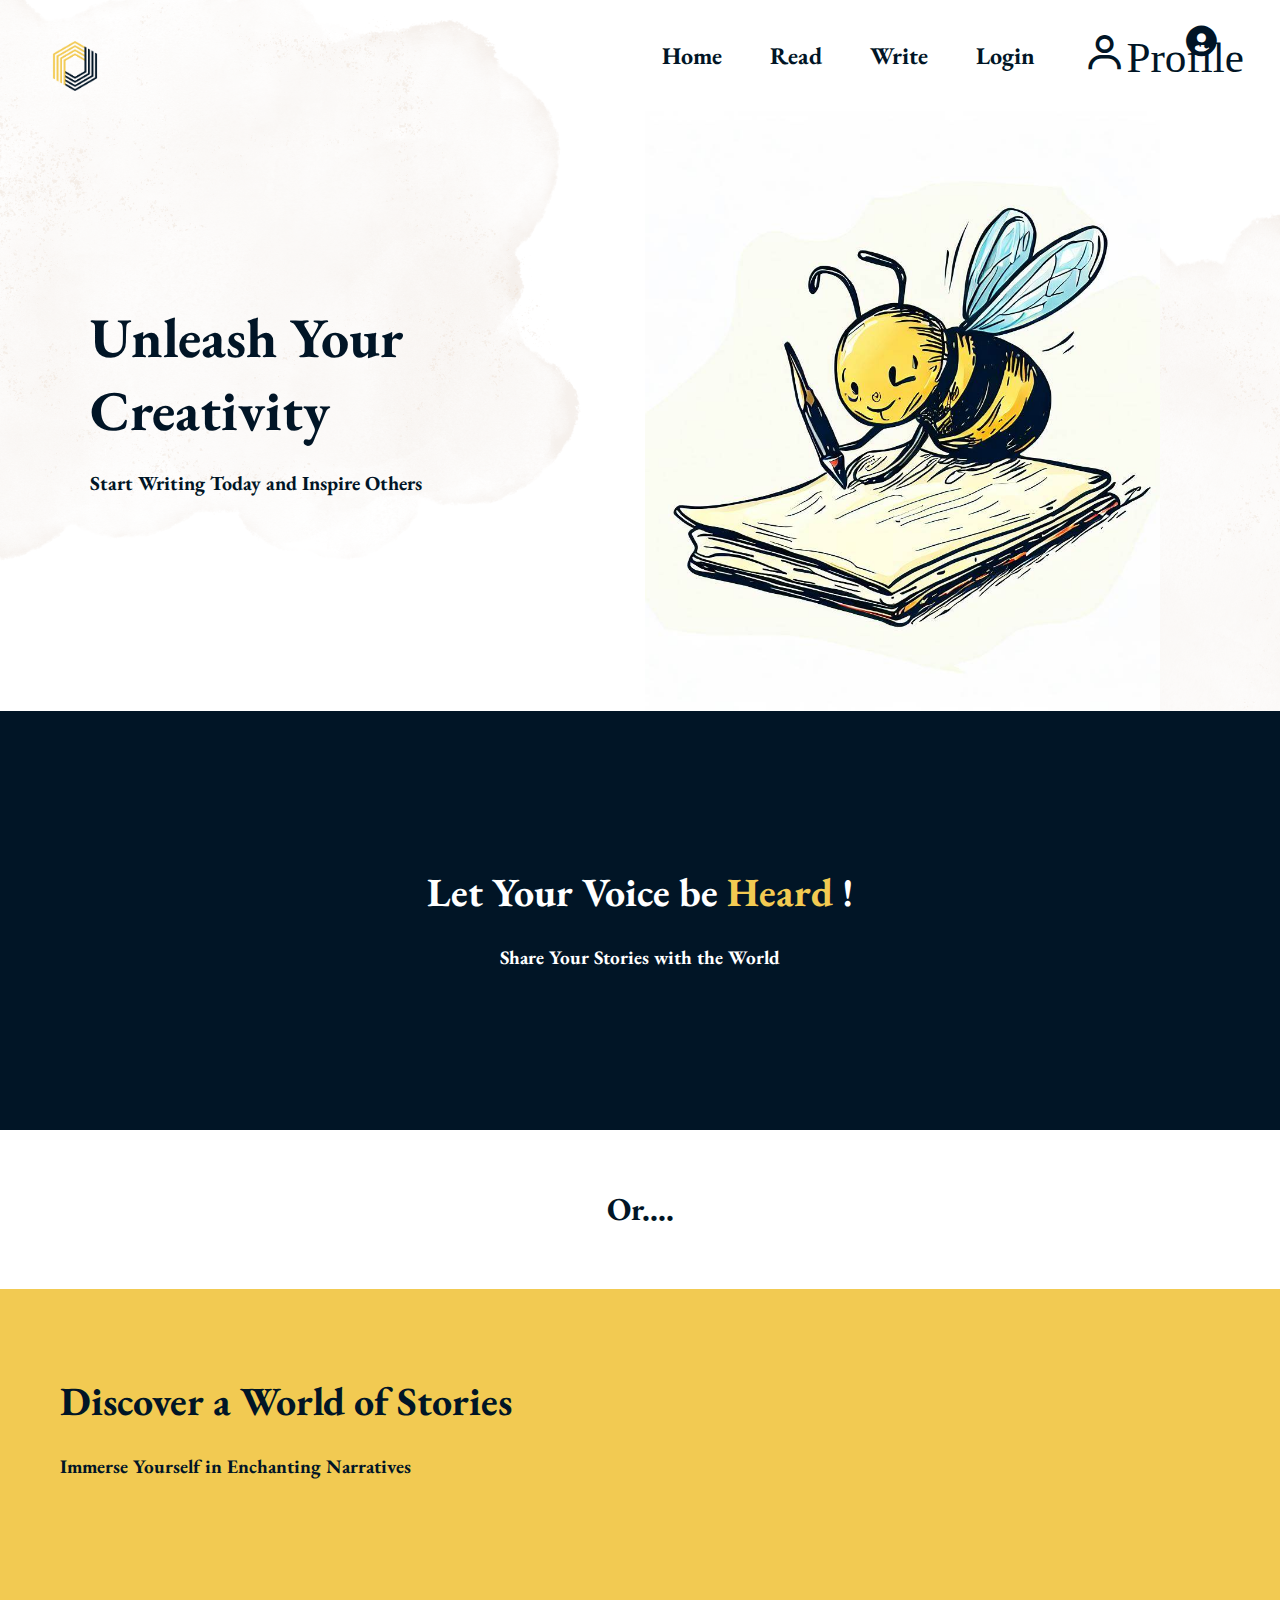
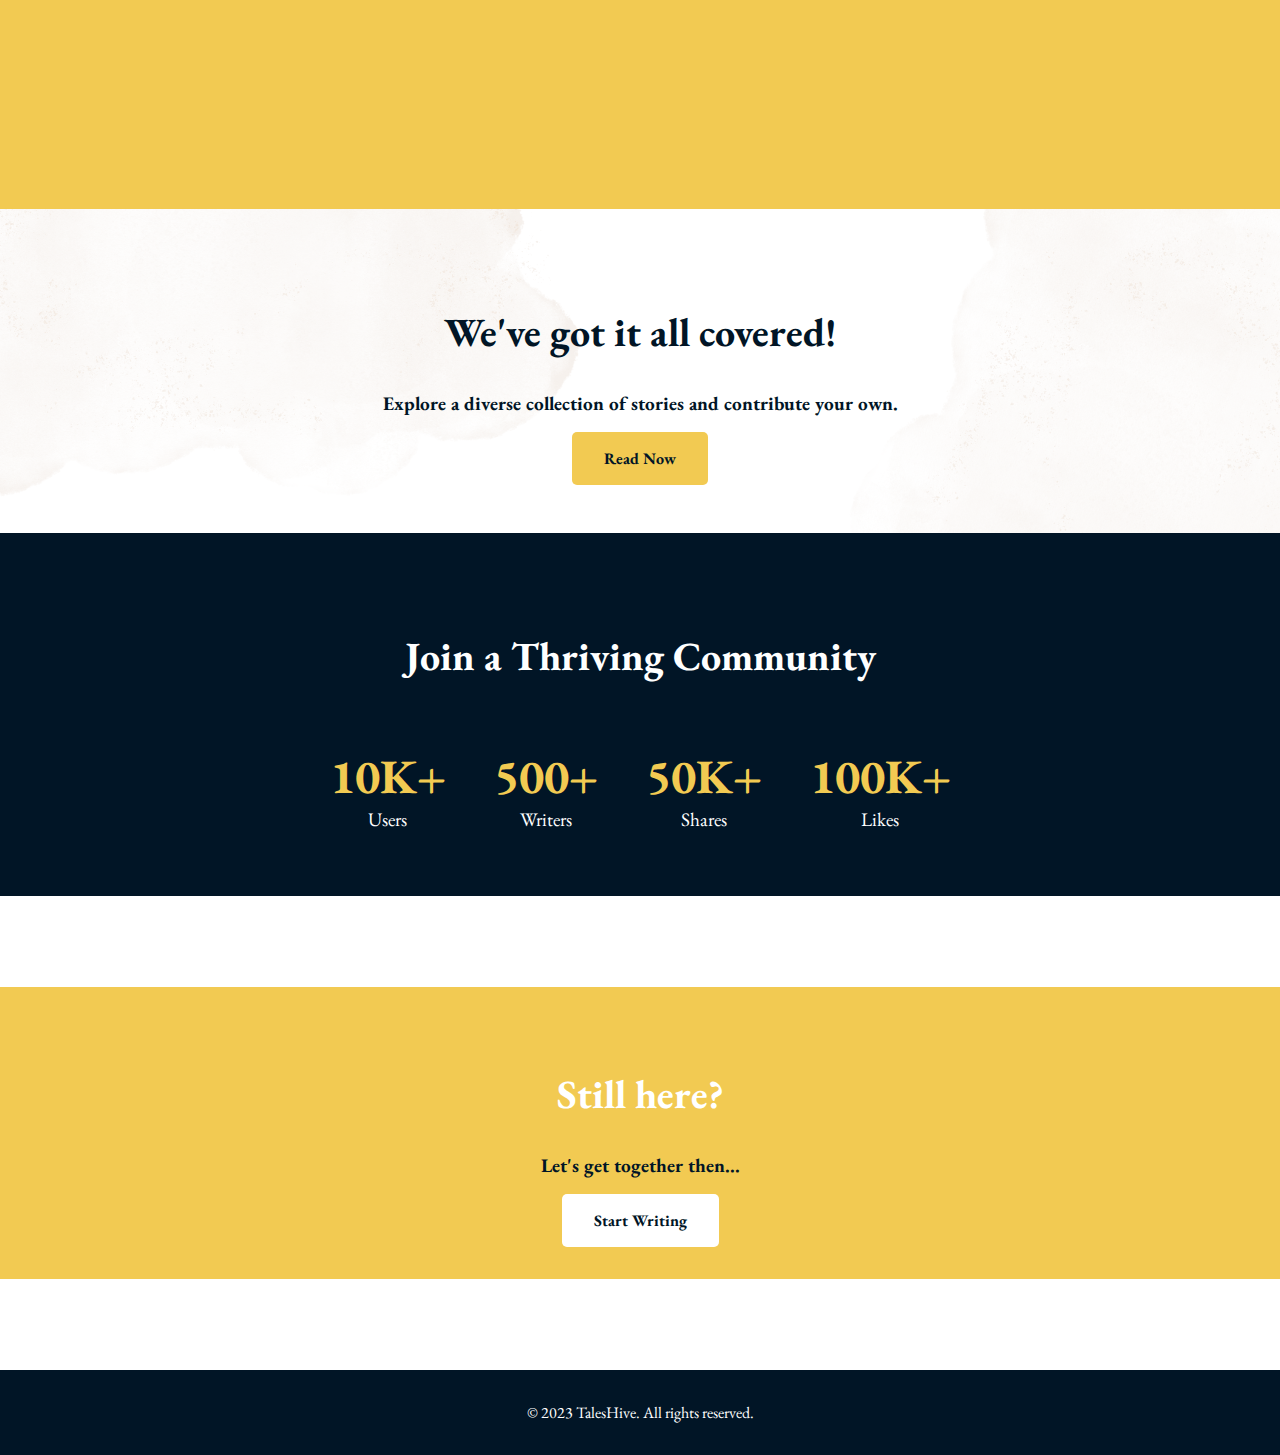
<file: home.html>
<!DOCTYPE html>
<html lang="en">

<head>
  <meta charset="UTF-8">
  <meta name="viewport" content="width=device-width, initial-scale=1.0">
  <title>TalesHive</title>
  <link rel="stylesheet" href="login.css">
  <link rel="stylesheet" href="profile.css">
  <link rel="stylesheet" href="home.css">

  <link rel="preconnect" href="https://fonts.googleapis.com">
  <link rel="preconnect" href="https://fonts.gstatic.com" crossorigin>
  <link href="https://fonts.googleapis.com/css2?family=EB+Garamond:wght@400;500&display=swap" rel="stylesheet">

  <link rel="stylesheet" href="https://unpkg.com/boxicons@latest/css/boxicons.min.css">
  <link rel="stylesheet" href="https://unpkg.com/boxicons@latest/css/boxicons.min.css">



</head>

<body>
  <!-- Navigation Bar -->
  <nav>
    <div class="logo">
      <img src="Taleshive.png" alt="TalesHive Logo">
    </div>
    <ul class="nav-links">
      <li><a href="#home">Home</a></li>
      <li><a href="category.html">Read</a></li>
      <li><a href="draft.html">Write</a></li>
      <li><a class="loginpopup" href="#">Login</a></li>
      <li><a class="icon-close" href="#"><i class='bx bx-user'>Profile</i></a></li>
      <!-- <span ><i class='bx bx-x'></i></span> -->

    </ul>
  </nav>

  <div class="alert"></div>
<!-- 
    <button class="loginpopup">Login</button>
    <button><a href="category.html">READ</a></button> -->

    <div class="wrapper">
        <span class="icon-close"><i class='bx bx-x'></i></i></span>
        <div class="form-box login">
            <h2>Login</h2>
            <form method="POST" action='login.php'>
                <div class="inputbox">
                    <span class="icon"><i class='bx bxs-envelope'></i></span>
                    <input type="email" name='email' required>
                    <label>Email</label>
                </div>
                <div class="inputbox">
                    <span class="icon"><i class='bx bxs-lock-alt'></i></span>
                    <input type="password" name='password' required>
                    <label>Password</label>
                </div>
                <!-- <div class="remember-forget">
                    <label><input type="checkbox">Remember me</label>
                    <a href="#">Forget Password?</a>
                </div> -->
                <input type="submit" class="btn" value=Login name="login">
                <div class="login-register">
                    <p>Don't have an account?&nbsp;<a href="#" class="register-link">Register</a></p>
                </div>
            </form>
        </div>

        <div class="form-box register">
            <h2>Registration</h2>
            <form method="POST" action='register.php'>
                <div class="inputbox">
                    <span class="icon"><i class='bx bxs-user'></i></i></span>
                    <input type="text" name='username' required>
                    <label>Username</label>
                </div>
                <div class="inputbox">
                    <span class="icon"><i class='bx bxs-envelope'></i></span>
                    <input type="email" name='email' required>
                    <label>Email</label>
                </div>
                <div class="inputbox">
                    <span class="icon"><i class='bx bxs-lock-alt'></i></span>
                    <input type="password" name='password' required>
                    <label>Password</label>
                </div>
                <div class="remember-forget">
                    <label><input type="checkbox" required>I agree to the terms & conditions</label>
                </div>
                <input type="submit" class="btn" value=Register>
                <div class="login-register">
                    <p>Already have an account?&nbsp;<a href="#" class="login-link">Login</a></p>
                </div>
            </form>
        </div>
    </div>

    <div class="profile">
        <span class="profile-icon"><i class='bx bxs-user-circle'></i></span>
        <!-- <a href="#" class="profile-icon"><i class='bx bxs-user-circle'></i></a> -->

        <div class="profile-popup">
            <!-- <span class="username"></span> -->
            <div class="username-bar">
                <div class="user-initial-icon"></div>
                <h3 class="username"></h3>
            </div>
            <div class="profile-options">
                <div class="option">
                    <span class="icon"><i class='bx bxs-user-account' ></i></span>
                    <a href="viewprofile.html" onclick="location.href=this.href+'?userid='+useridParam;return false;">View profile</a>
                </div>
                <div class="option">
                    <span class="icon"><i class='bx bxs-briefcase' ></i></span>
                    <a href="draft.html" onclick="location.href=this.href+'?userid='+useridParam;return false;">Your Workspace</a>
                </div class="option">
                <div class="option">
                    <span class="icon"><i class='bx bxs-log-out' ></i></span>
                    <a href="#">Logout</a>
                </div>
            </div>
        </div>
    </div>

  <section class="home-container">
    <div class="home-content">
      <h1>Unleash Your Creativity</h1>
      <p>Start Writing Today and Inspire Others</p>
    </div>
    <div class="bee"></div>
  </section>

  <!-- Hero Section -->
  <section id="hero">
    <div class="hero-content">
      <h1>Let Your Voice be<span class="highlight"> Heard </span>!</h1>
      <p>Share Your Stories with the World</p>
    </div>
  </section>

  <!-- Listening Section -->
  <section id="listening">
    <div class="listening-content">
      <h2>Or....</h2>
    </div>
  </section>

  <section class="Read_stories">
    <div class="read_div">
      <h1>Discover a World of Stories</h1>
      <p>Immerse Yourself in Enchanting Narratives</p>
    </div>
    <div class="Oldbook"></div>
  </section>

  <!-- All Covered Section -->
  <section id="all-covered">
    <div class="all-covered-content">
      <h2>We've got it all covered!</h2>
      <p>Explore a diverse collection of stories and contribute your own.</p>
      <a href="#top-stories" class="read-now-button">Read Now</a>
    </div>
  </section>

  <!-- Numbers Section -->
  <section id="numbers">
    <h2>Join a Thriving Community</h2>
    <div class="numbers-content">

      <div class="number-box">
        <span class="number">10K+</span>
        <span class="number-label">Users</span>
      </div>
      <div class="number-box">
        <span class="number">500+</span>
        <span class="number-label">Writers</span>
      </div>
      <div class="number-box">
        <span class="number">50K+</span>
        <span class="number-label">Shares</span>
      </div>
      <div class="number-box">
        <span class="number">100K+</span>
        <span class="number-label">Likes</span>
      </div>
    </div>
  </section>

  <section id="listening">
    <div class="listening-content">
      <h2></h2>
    </div>
  </section>

  <!-- Call-to-Action Section -->
  <section id="cta">
    <div class="cta-content">
      <h2>Still here?</h2>
      <p>Let's get together then...</p>
      <a href="#write" class="start-writing-button">Start Writing</a>
    </div>
  </section>

  <section id="listening">
    <div class="listening-content">
      <h2></h2>
    </div>
  </section>

  <!-- Footer Section -->
  <footer>
    <p>&copy; 2023 TalesHive. All rights reserved.</p>
  </footer>

    <script src="login.js"></script>

    <!-- Adding userid in profile and workspace href link -->
    <script type="text/javascript">
        var useridParam = urlParams.get("userid");
    </script>
</body>

</html>
</file>
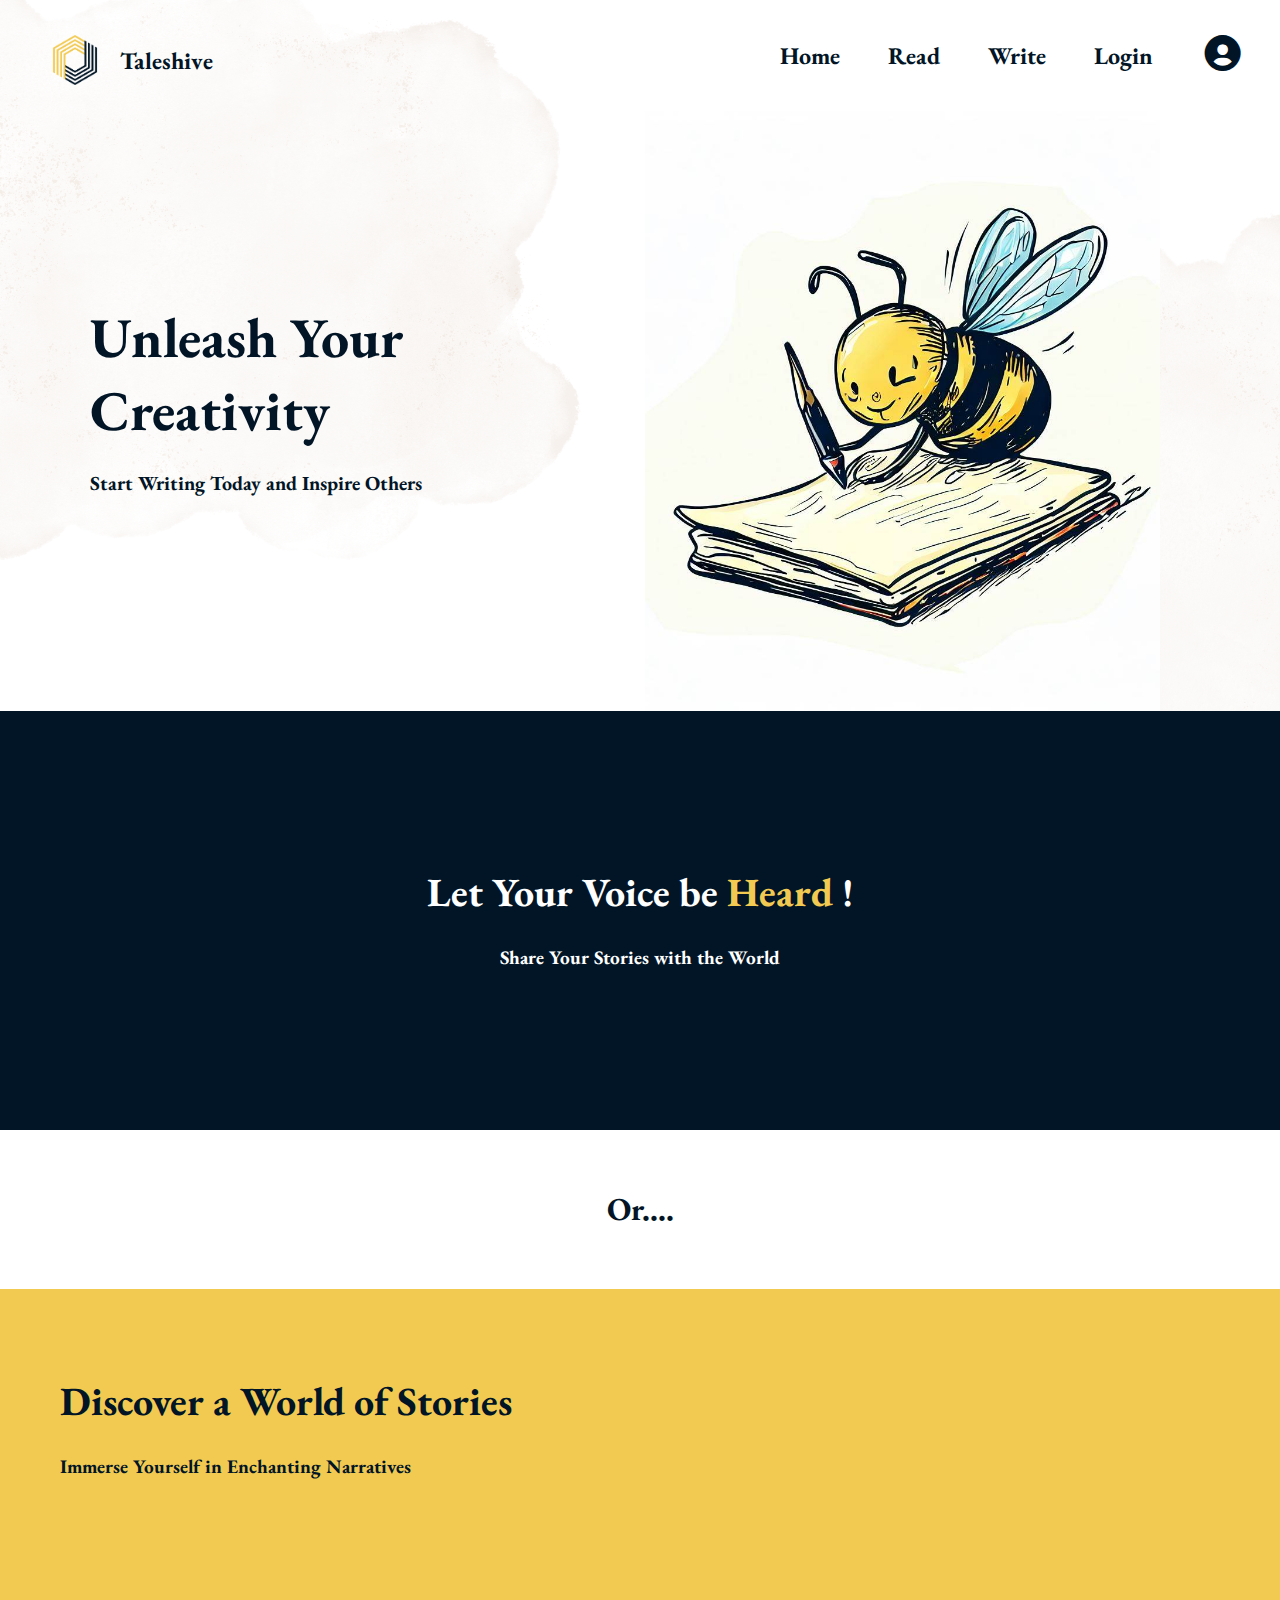
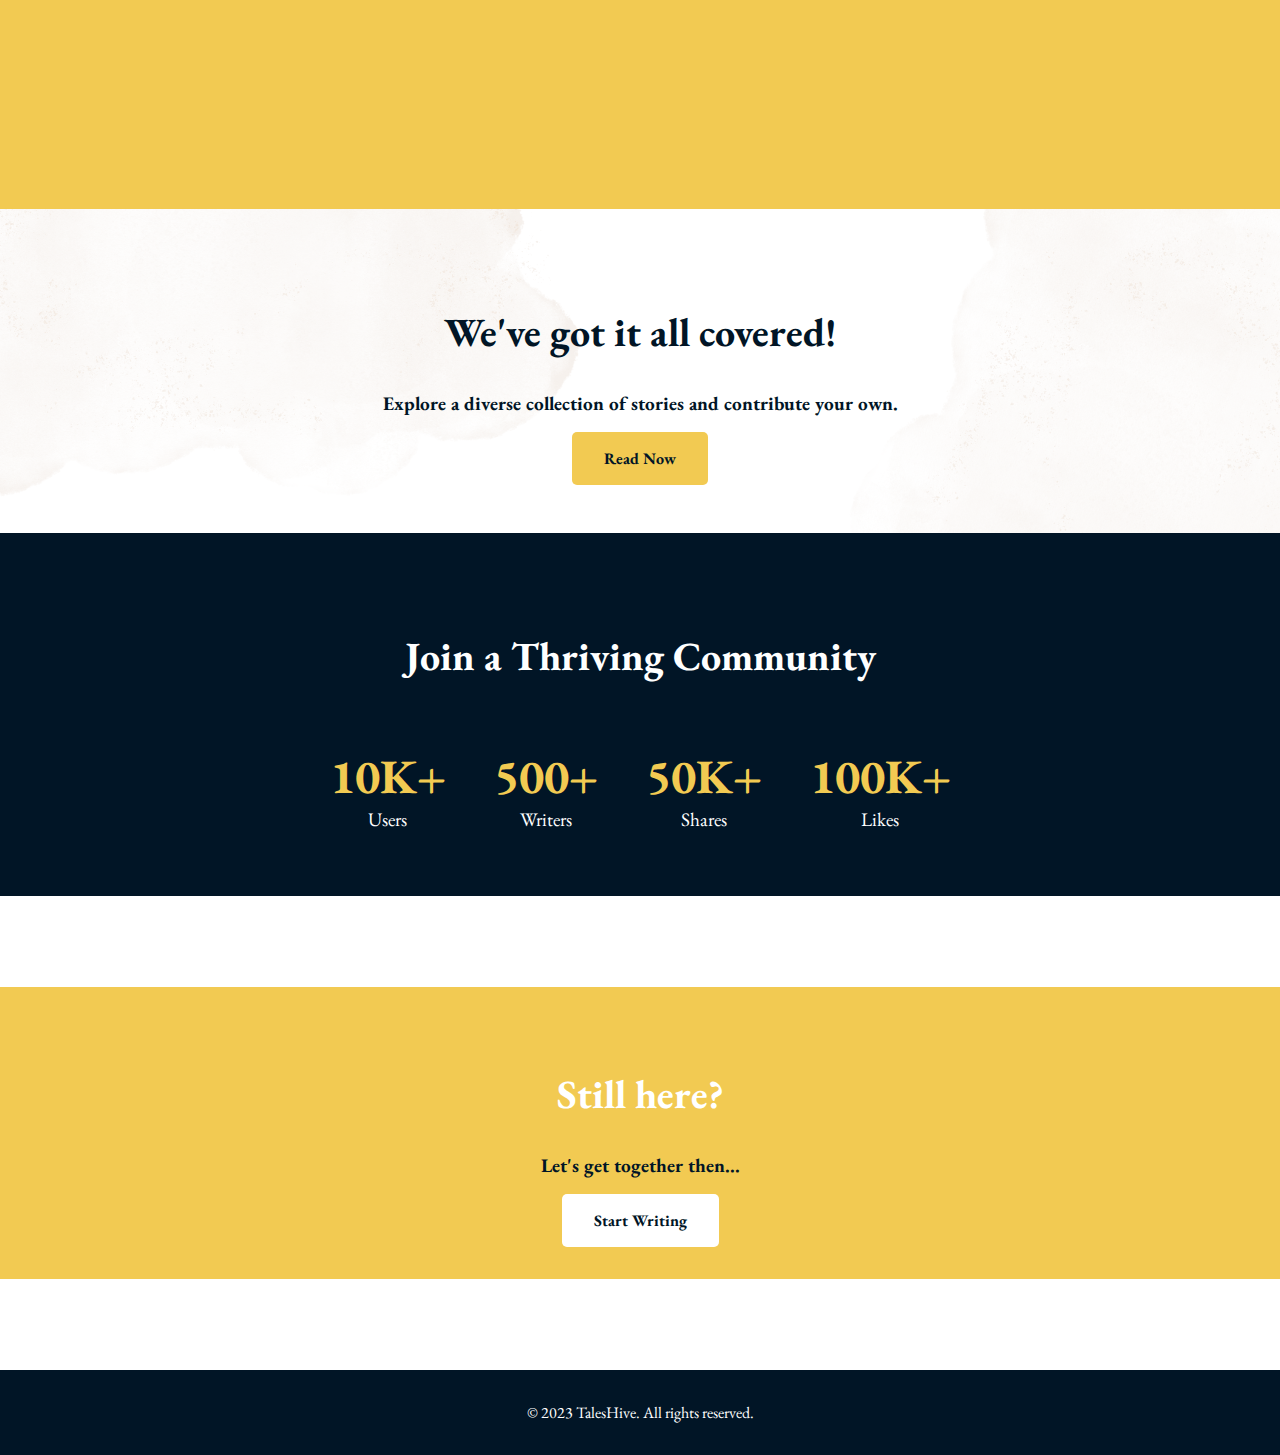
<file: login.html>
<!DOCTYPE html>
<html lang="en">

<head>
    <meta charset="UTF-8">
    <meta name="viewport" content="width=device-width, initial-scale=1.0">
    <title>TalesHive</title>

    <link rel="stylesheet" href="login.css">
    <link rel="stylesheet" href="profile.css">
    <link rel="stylesheet" href="home.css">


    <link rel="preconnect" href="https://fonts.googleapis.com">
    <link rel="preconnect" href="https://fonts.gstatic.com" crossorigin>
    <link href="https://fonts.googleapis.com/css2?family=EB+Garamond:wght@400;500&display=swap" rel="stylesheet">

    <link rel="stylesheet" href="https://unpkg.com/boxicons@latest/css/boxicons.min.css">

</head>

<body>
    <!-- Navigation Bar -->
    <nav>
        <div class="logo">
            <img src="images/Taleshive.png" alt="TalesHive Logo">
            <h2>Taleshive</h2>
        </div>
        <ul class="nav-links">
            <li><a href="#home">Home</a></li>
            <li><a href="category.html">Read</a></li>
            <li><a class="write-login" href="#">Write</a></li>
            <li><a class="loginpopup" href="#">Login</a></li>
            <li><a class="profile-icon" href="#"><i class='bx bxs-user-circle'></i></a></li>
            <!-- <span ><i class='bx bx-x'></i></span> -->

        </ul>
    </nav>
    <div class="alert"></div>
<!-- 
    <button class="loginpopup">Login</button>
    <button><a href="category.html">READ</a></button> -->

    <div class="wrapper">
        <span class="icon-close"><i class='bx bx-x'></i></i></span>
        <div class="form-box login">
            <h2>Login</h2>
            <form method="POST" action='login.php'>
                <div class="inputbox">
                    <span class="icon"><i class='bx bxs-envelope'></i></span>
                    <input type="email" name='email' required>
                    <label>Email</label>
                </div>
                <div class="inputbox">
                    <span class="icon"><i class='bx bxs-lock-alt'></i></span>
                    <input type="password" name='password' required>
                    <label>Password</label>
                </div>
                <!-- <div class="remember-forget">
                    <label><input type="checkbox">Remember me</label>
                    <a href="#">Forget Password?</a>
                </div> -->
                <input type="submit" class="btn" value=Login name="login">
                <div class="login-register">
                    <p>Don't have an account?&nbsp;<a href="#" class="register-link">Register</a></p>
                </div>
            </form>
        </div>

        <div class="form-box register">
            <h2>Registration</h2>
            <form method="POST" action='register.php'>
                <div class="inputbox">
                    <span class="icon"><i class='bx bxs-user'></i></i></span>
                    <input type="text" name='username' required>
                    <label>Username</label>
                </div>
                <div class="inputbox">
                    <span class="icon"><i class='bx bxs-envelope'></i></span>
                    <input type="email" name='email' required>
                    <label>Email</label>
                </div>
                <div class="inputbox">
                    <span class="icon"><i class='bx bxs-lock-alt'></i></span>
                    <input type="password" name='password' required>
                    <label>Password</label>
                </div>
                <div class="remember-forget">
                    <label><input type="checkbox" required>I agree to the terms & conditions</label>
                </div>
                <input type="submit" class="btn" value=Register>
                <div class="login-register">
                    <p>Already have an account?&nbsp;<a href="#" class="login-link">Login</a></p>
                </div>
            </form>
        </div>
    </div>

    <div class="profile">
        <!-- <span class="profile-icon"><i class='bx bxs-user-circle'></i></span> -->
        <!-- <a href="#" class="profile-icon"><i class='bx bxs-user-circle'></i></a> -->

        <div class="profile-popup">
            <!-- <span class="username"></span> -->
            <div class="username-bar">
                <div class="user-initial-icon"></div>
                <h3 class="username"></h3>
            </div>
            <div class="profile-options">
                <div class="option">
                    <span class="icon"><i class='bx bxs-user-account'></i></span>
                    <a class="button-profile" href="viewprofile.html" onclick="location.href=this.href+'?userid='+useridParam;return false;">View profile</a>
                </div>
                <div class="option">
                    <span class="icon"><i class='bx bxs-briefcase'></i></span>
                    <a href="draft.html" onclick="location.href=this.href+'?userid='+useridParam;return false;">Your
                        Workspace</a>
                </div class="option">
                <div class="option">
                    <span class="icon"><i class='bx bxs-log-out'></i></span>
                    <a href="#">Logout</a>
                </div>
            </div>
        </div>
    </div>

    <section class="home-container">
        <div class="home-content">
            <h1>Unleash Your Creativity</h1>
            <p>Start Writing Today and Inspire Others</p>
        </div>
        <div class="bee"></div>
    </section>

    <!-- Hero Section -->
    <section id="hero">
        <div class="hero-content">
            <h1>Let Your Voice be<span class="highlight"> Heard </span>!</h1>
            <p>Share Your Stories with the World</p>
        </div>
    </section>

    <!-- Listening Section -->
    <section id="listening">
        <div class="listening-content">
            <h2>Or....</h2>
        </div>
    </section>

    <section class="Read_stories">
        <div class="read_div">
            <h1>Discover a World of Stories</h1>
            <p>Immerse Yourself in Enchanting Narratives</p>
        </div>
        <div class="Oldbook"></div>
    </section>

    <!-- All Covered Section -->
    <section id="all-covered">
        <div class="all-covered-content">
            <h2>We've got it all covered!</h2>
            <p>Explore a diverse collection of stories and contribute your own.</p>
            <a href="category.html" class="read-now-button">Read Now</a>
        </div>
    </section>

    <!-- Numbers Section -->
    <section id="numbers">
        <h2>Join a Thriving Community</h2>
        <div class="numbers-content">

            <div class="number-box">
                <span class="number">10K+</span>
                <span class="number-label">Users</span>
            </div>
            <div class="number-box">
                <span class="number">500+</span>
                <span class="number-label">Writers</span>
            </div>
            <div class="number-box">
                <span class="number">50K+</span>
                <span class="number-label">Shares</span>
            </div>
            <div class="number-box">
                <span class="number">100K+</span>
                <span class="number-label">Likes</span>
            </div>
        </div>
    </section>

    <section id="listening">
        <div class="listening-content">
            <h2></h2>
        </div>
    </section>

    <!-- Call-to-Action Section -->
    <section id="cta">
        <div class="cta-content">
            <h2>Still here?</h2>
            <p>Let's get together then...</p>
            <a class="write-login start-writing-button">Start Writing</a>
        </div>
    </section>

    <section id="listening">
        <div class="listening-content">
            <h2></h2>
        </div>
    </section>

    <!-- Footer Section -->
    <footer>
        <p>&copy; 2023 TalesHive. All rights reserved.</p>
    </footer>

    <script src="login.js"></script>
    <script src="viewprofile.js"></script>

    <!-- Adding userid in profile and workspace href link -->
    <script type="text/javascript">
        var useridParam = urlParams.get("userid");
    </script>

</body>

</html>
</file>
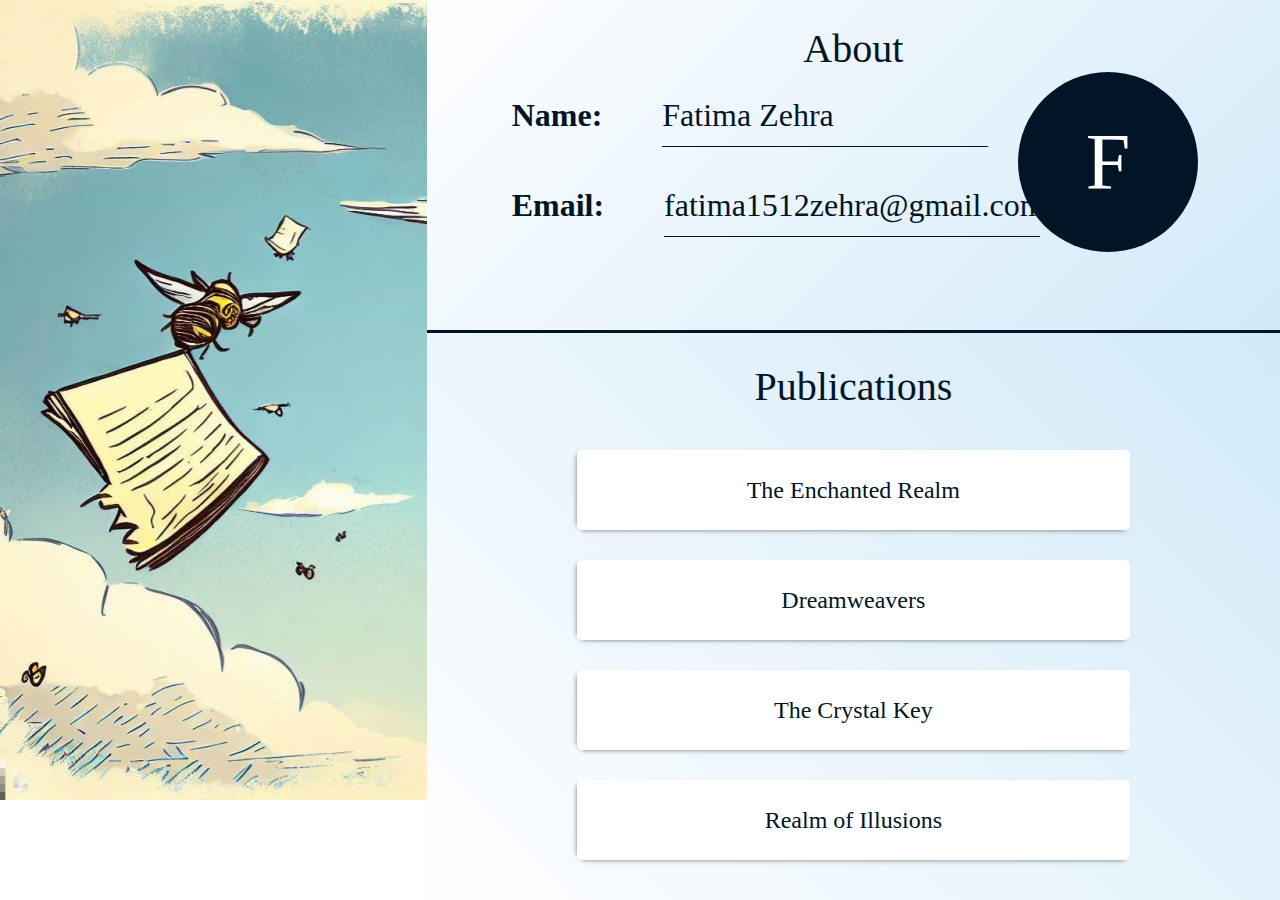
<file: viewprofile.html>
<!DOCTYPE html>
<html lang="en">
<head>
    <meta charset="UTF-8">
    <meta name="viewport" content="width=device-width, initial-scale=1.0">
    <title>TalesHive</title>

    <link rel="stylesheet" href="viewprofile.css">

    <link rel="preconnect" href="https://fonts.googleapis.com">
    <link rel="preconnect" href="https://fonts.gstatic.com" crossorigin>
    <link href="https://fonts.googleapis.com/css2?family=EB+Garamond:wght@400;500&display=swap" rel="stylesheet">

    <link rel="stylesheet" href="https://unpkg.com/boxicons@latest/css/boxicons.min.css">
</head>
<body>
    <div class="profile-view">
        <div class="picture"></div>
        <div class="about-info">
            <div class="heading">About</div>
            <div class="inner-box">
                <div class="box1 info">
                    <h2>Name:</h2>
                    <p>Fatima Zehra</p> 
                </div>
                <div class="circle">F</div>
                <div class="box2 info">
                    <h2>Email:</h2>
                    <p>fatima1512zehra@gmail.com</p> 
                </div>
            </div>
        </div>
        <div class="publications">
            <div class="heading">Publications</div>
            <div class="pub-stories">
                <div class="story">The Enchanted Realm</div>
                <div class="story">Dreamweavers</div>
                <div class="story">The Crystal Key</div>
                <div class="story">Realm of Illusions</div>
            </div>
        </div>
    </div>

    <script src="viewprofile.js"></script>
</body>
</html>
</file>
<file: login.css>
/* body{
    background: url('design.png') no-repeat;
    display: flex;
    align-items: center;
    justify-content: space-around;
    padding: 100px;
    flex-direction: column;
} */

/* .loginpopup{
    position: absolute;
    right: 200px;
    font-size: 1.2em;
    top: 20px;
    color: #fff;
    background-color: #011526;
    height: 35px;
    width: 80px;
    border-radius: 5px;
} */

.alert {
    position: absolute;
    height: 30px;
    width: 300px;
    top: 50px;
    left: 565px;
    background: #011526;
    color: #fff;
    border-radius: 5px;
    padding: 10px;
    text-align: center;
    margin-top: 0px;
    margin-bottom: 20px;
    transform: scale(0);
    transition: transform .5s ease, height .2s ease;
}

.alert.active {
    transform: scale(1);
}

.wrapper {
    position: absolute;
    width: 400px;
    height: 440px;
    left: 520px;
    top: 150px;
    background: transparent;
    border: 2px solid #f2f2f2;
    border-radius: 20px;
    backdrop-filter: blur(30px);
    box-shadow: 0 0 30px rgba(0, 0, 0, .5);
    display: flex;
    justify-content: center;
    align-items: center;
    overflow: hidden;
    transform: scale(0);
    transition: transform .5s ease, height .2s ease;
}

.wrapper.active-popup {
    transform: scale(1);
}

.wrapper.active {
    height: 520px;
}

.wrapper.active .form-box {
    width: 80%;
    padding: 40px;
}

.wrapper .form-box {
    width: 100%;
    padding: 40px;
}

.wrapper .form-box.login {
    transition: transform .10s ease;
    transform: translateX(0);
}

.wrapper.active .form-box.login {
    transition: none;
    transform: translateX(-400px);
}

.wrapper .form-box.register {
    position: absolute;
    transition: none;
    transform: translateX(400px);
}

.wrapper.active .form-box.register {
    transition: transform .10s ease;
    transform: translateX(0);
}

.wrapper .icon-close {
    position: absolute;
    top: 0;
    right: 0;
    width: 30px;
    height: 30px;
    background: #011526;
    color: #fff;
    font-size: 1.5em;
    display: flex;
    justify-content: center;
    align-items: center;
    border-bottom-left-radius: 20px;
    cursor: pointer;
    z-index: 1;
}

.form-box h2 {
    font-size: 2em;
    color: #011526;
    text-align: center;
}

.inputbox {
    position: relative;
    width: 100%;
    height: 50px;
    border-bottom: 2px solid #011526;
    margin: 30px 0;
}

.inputbox label {
    position: absolute;
    top: 50%;
    left: 5px;
    transform: translateY(-50%);
    font-size: 1.1em;
    color: #011526;
    font-weight: 550;
    pointer-events: none;
    transition: .5s;
}

.inputbox input:focus~label,
.inputbox input:valid~label {
    top: -5px;
}

.inputbox input {
    width: 100%;
    height: 100%;
    background: transparent;
    border: none;
    outline: none;
    font-size: 1em;
    color: #011526;
    font-weight: 500;
    padding: 0 35px 0 5px;
}

.inputbox .icon {
    position: absolute;
    right: 8px;
    font-size: 1.2em;
    color: #011526;
    line-height: 57px;
}

.remember-forget {
    font-size: 1em;
    color: #011526;
    font-weight: 500;
    margin: -15px 0 30px;
    display: flex;
    justify-content: space-between;
}

.remember-forget label input {
    accent-color: #011526;
    margin-right: 3px;
}

.remember-forget a {
    color: #011526;
    text-decoration: none;
}

.remember-forget a:hover {
    text-decoration: underline;
}

.btn {
    width: 100%;
    height: 45px;
    background: #011526;
    border: none;
    outline: none;
    border-radius: 6px;
    cursor: pointer;
    font-size: 1em;
    color: #fff;
    font-weight: 550;
}

.login-register {
    color: #011526;
    font-size: 1em;
    font-weight: 500;
    text-align: center;
    margin: 25px 0 10px;
}

.login-register p a {
    text-decoration: none;
    color: #011526;
    font-weight: 600;
}

.login-register p a:hover {
    text-decoration: underline;
}
</file>
<file: profile.css>
.profile .profile-icon{
    position: absolute;
    right: 60px;
    font-size: 2.3em;
    top: 20px;
    color: #011526;
}

.profile-popup{
    position: absolute;
    top: 65px;
    right: 60px;
    width: 200px;
    height: 165px;
    background: transparent;
    border: 2px solid #f2f2f2;
    border-radius: 8px;
    backdrop-filter: blur(30px);
    box-shadow: 0 0 8px rgba(0, 0, 0, .5);
    display: flex;
    flex-direction: column;
    overflow: hidden;
    transform: scale(0);
    transition: transform .5s ease, height .2s ease;
}

.profile-popup.active{
    transform: scale(1);
}

.username-bar{
    display: flex;
    /* justify-content: space-around; */
    height: 30px;
    padding: 10px;
    border-bottom: 1px solid #011526;
}

.username-bar div{
    background-color: #011526;
    width: 30px;
    height: 30px;
    border-radius: 15px;
    font-size: 1.1em;
    display: flex;
    justify-content: center;
    align-items: center;
    color: #fff;
}

.username-bar h3{
    color: #011526;
    font-size: 1.2em;
    margin: 5px 5px 0px 10px;
}

.profile-options{
    display: flex;
    flex-direction: column;
}

.profile-options .option{
    display: flex;
    justify-content: space-between;
    height: 39px;
    transition: transform  0.3s;
}

.option .icon{
    position: absolute;
    left: 15px;
    font-size: 1.2em;
    color: #011526;
    line-height: 45px;
}

.option a{
    color: #011526;
    font-size: 1.1em;
    margin: 10px 0px 5px 50px;
    text-decoration: none;
}

.profile-options .option:hover{
    transform: scale(1.1);
    background-color: #f2f2f2;
}
</file>
<file: home.css>
/* Global Styles */
body {
  margin: 0;
  font-family: 'EB Garamond', serif;
  color: #011526;
  background-image: url(images/bgTaleshive.png);
  background-repeat: repeat-y;
}

/* Navigation Bar Styles */
nav {
  /* background-color: #ffffff; */
  display: flex;
  justify-content: space-between;
  align-items: center;
}

.logo {
  display: flex;
  justify-content: space-between;
}

.logo img {
  width: 50px;
  height: 50px;
  margin-left: 50px;
  margin-top: 20px;
}

.logo h2 {
  font-size: 1.5em;
  margin-top: 30px;
  margin-left: 20px;
  color: #011526;
}

.nav-links {
  list-style: none;
  display: flex;
  justify-content: center;
  align-items: center;
  gap: 1rem;
}

.nav-links li {
  padding: 1rem;
}

.nav-links a {
  text-decoration: none;
  color: #011526;
  font-weight: bold;
  font-size: 1.5em;
}

.nav-links a i {
  font-size: 1.8em;
  margin-right: 20px;
}

.nav-links a:hover {
  color: #f2ca52;
}

/* Section Container */
.home-container {
  display: flex;
  justify-content: space-between;
  align-items: center;
}

/* Left Content */
.home-content {
  flex: 1;
  padding-right: 40px;
  padding-left: 40px;
  margin-left: 50px;
  margin-bottom: 40px;
}

.home-content h1 {
  font-size: 3.5rem;
  font-weight: bold;
  margin-bottom: 10px;
  color: #011526;
}

.home-content p {
  font-size: 20px;
  line-height: 1.6;
  color: #011526;
  font-weight: bold;
}

/* Right Content */
.bee {
  flex: 1;
  height: 600px;
  background-image: url("images/homebee.jpg");
  background-size: cover;
  background-position: center;
  margin-right: 120px;
}

/* Hero Section Styles */
#hero {
  background-color: #011526;
  padding: 8rem;
  text-align: center;
}

.hero-content h1 {
  font-size: 2.5rem;
  font-weight: bold;
  color: #ffffff;
}

.hero-content p {
  font-size: 1.2rem;
  margin-bottom: 2rem;
  font-weight: bold;
  color: #ffffff;
}

.highlight {
  color: #f2ca52;
}

/* Listening Section Styles */
#listening {
  background-color: #ffffff;
  padding: 2rem;
  text-align: center;
}

.listening-content h2 {
  font-size: 2rem;
  font-weight: bold;
  color: #011526;
}

/* Read_stories */
.Read_stories {
  display: flex;
  justify-content: space-between;
  align-items: center;
  padding: 60px;
  background-color: #f2ca52;
}

/* Left Content */
.read_div {
  height: 400px;
  padding-right: 40px;
}

.read_div h1 {
  font-size: 2.5rem;
  font-weight: bold;
}

.read_div p {
  font-size: 1.2rem;
  margin-bottom: 2rem;
  font-weight: bold;
}

/* image */
.Oldbook {
  height: 100px;
  background-image: url("https://jelly-bag-fae.notion.site/b4ae3c0af0004d22ba16331c8d9e1402");
  background-size: cover;
  background-position: bottom;
  border-radius: 10px;
}

/* All Covered Section Styles */
#all-covered {
  padding: 4rem;
  text-align: center;
}

.all-covered-content h2 {
  font-size: 2.5rem;
  font-weight: bold;
  color: #011526;
}

.all-covered-content p {
  font-size: 1.2rem;
  margin-bottom: 2rem;
  font-weight: bold;
}

.read-now-button {
  background-color: #f2ca52;
  color: #011526;
  padding: 1rem 2rem;
  text-decoration: none;
  font-weight: bold;
  border-radius: 5px;
}

/* Numbers Section Styles */
#numbers {
  background-color: #011526;
  padding: 4rem;
  text-align: center;
}

.numbers-content {
  display: flex;
  justify-content: center;
  align-items: center;
  gap: 3rem;
}

#numbers h2 {
  font-size: 2.5rem;
  font-weight: bold;
  color: #fff;
  padding-bottom: 30px;
}

.number-box {
  display: flex;
  flex-direction: column;
  align-items: center;
}

.number {
  font-size: 3rem;
  font-weight: bold;
  color: #f2ca52;
}

.number-label {
  font-size: 1.2rem;
  color: #fff;
}

/* Call-to-Action Section Styles */
#cta {
  background-color: #f2ca52;
  padding: 3rem;
  text-align: center;
}

.cta-content h2 {
  font-size: 2.5rem;
  font-weight: bold;
  color: #ffffff;
}

.cta-content p {
  color: #011526;
  font-size: 1.2rem;
  margin-bottom: 2rem;
  font-weight: bold;
}

.start-writing-button {
  background-color: #ffffff;
  color: #011526;
  padding: 1rem 2rem;
  text-decoration: none;
  font-weight: bold;
  border-radius: 5px;
}

/* Footer Section Styles */
footer {
  background-color: #011526;
  padding: 1rem;
  text-align: center;
}

footer p {
  color: #ffffff;
  font-size: 1rem;
}
</file>
<file: viewprofile.css>
*{
    margin: 0px;
    padding: 0px;
}

.profile-view{
    height: 100vh;
    width: 100%;
    display: grid;
    grid-template-rows: 37%  63%;
    grid-template-columns: repeat(3, 1fr);
    color: #011526;
}

.picture{
    background: url('images/profilepagepic.jpg') no-repeat;
    grid-row: 1/3;
    grid-column: 1/2;
    height: 100vh;
    width: 100%;
}

.about-info{
    background-image: linear-gradient(135deg, rgb(254, 254, 254),#d2eaf9);
    grid-column: 2/4;
    border-bottom: 3px solid #011526;
    padding: 15px;
    display: flex;
    flex-direction: column;
}

.heading{
    text-align: center;
    margin-top: 10px;
    font-size: 2.5em;   
}

.inner-box{
    display: grid;
    grid-template-rows: repeat(2, 1fr);
    grid-template-columns: 70% 30%;
}

.circle{
    grid-column: 2/3;
    grid-row: 1/3;
    height: 180px;
    width: 180px;
    display: flex;
    align-items: center;
    justify-content: center;
    border-radius: 50%;
    background-color: #011526;
    font-size: 5em;
    color: #fff;
    margin-right: 0px;
}

.box1{
    grid-column: 1/2;
    grid-row: 1/2;
    display: flex;
    margin: 20px 20px 10px;
    color: #011526;
}

.box2{
    grid-column: 1/2;
    grid-row: 2/3;
    display: flex;
    margin: 20px 20px 10px;
    color: #011526;
}

.info h2{
    margin: 5px 50px;
    font-size: 2em;
}

.info p{
    display: flex;
    font-size: 2em;
    margin: 5px 10px;
    width: 70%;
    border-bottom: 1px solid #011526;
}

.publications{
    background-image: linear-gradient(45deg, rgb(254, 254, 254),#d2eaf9);
    grid-column: 2/4;
    grid-row: 2/3;
    display: flex;
    flex-direction: column;
    padding: 20px;
}

.pub-stories{
    padding: 5px 130px;
    height: 85%;
    margin-top: 20px;
    display: flex;
    flex-direction: column;
}

.story{
    font-size: 1.2em;
    box-shadow: -5px 0 5px -5px rgba(0, 0, 0, 0.5), 0 5px 5px -5px rgba(0, 0, 0, 0.5);
    background-color: #fff;
    border-radius: 5px;
    height: 20%;
    margin: 15px 0px;
    color: #011526;
    font-size: 1.5em;
    display: flex;
    align-items: center;
    justify-content: center;
}
.story:hover{
    transform: scale(1.05);
    background-color: #f2f2f2;
}
</file>
